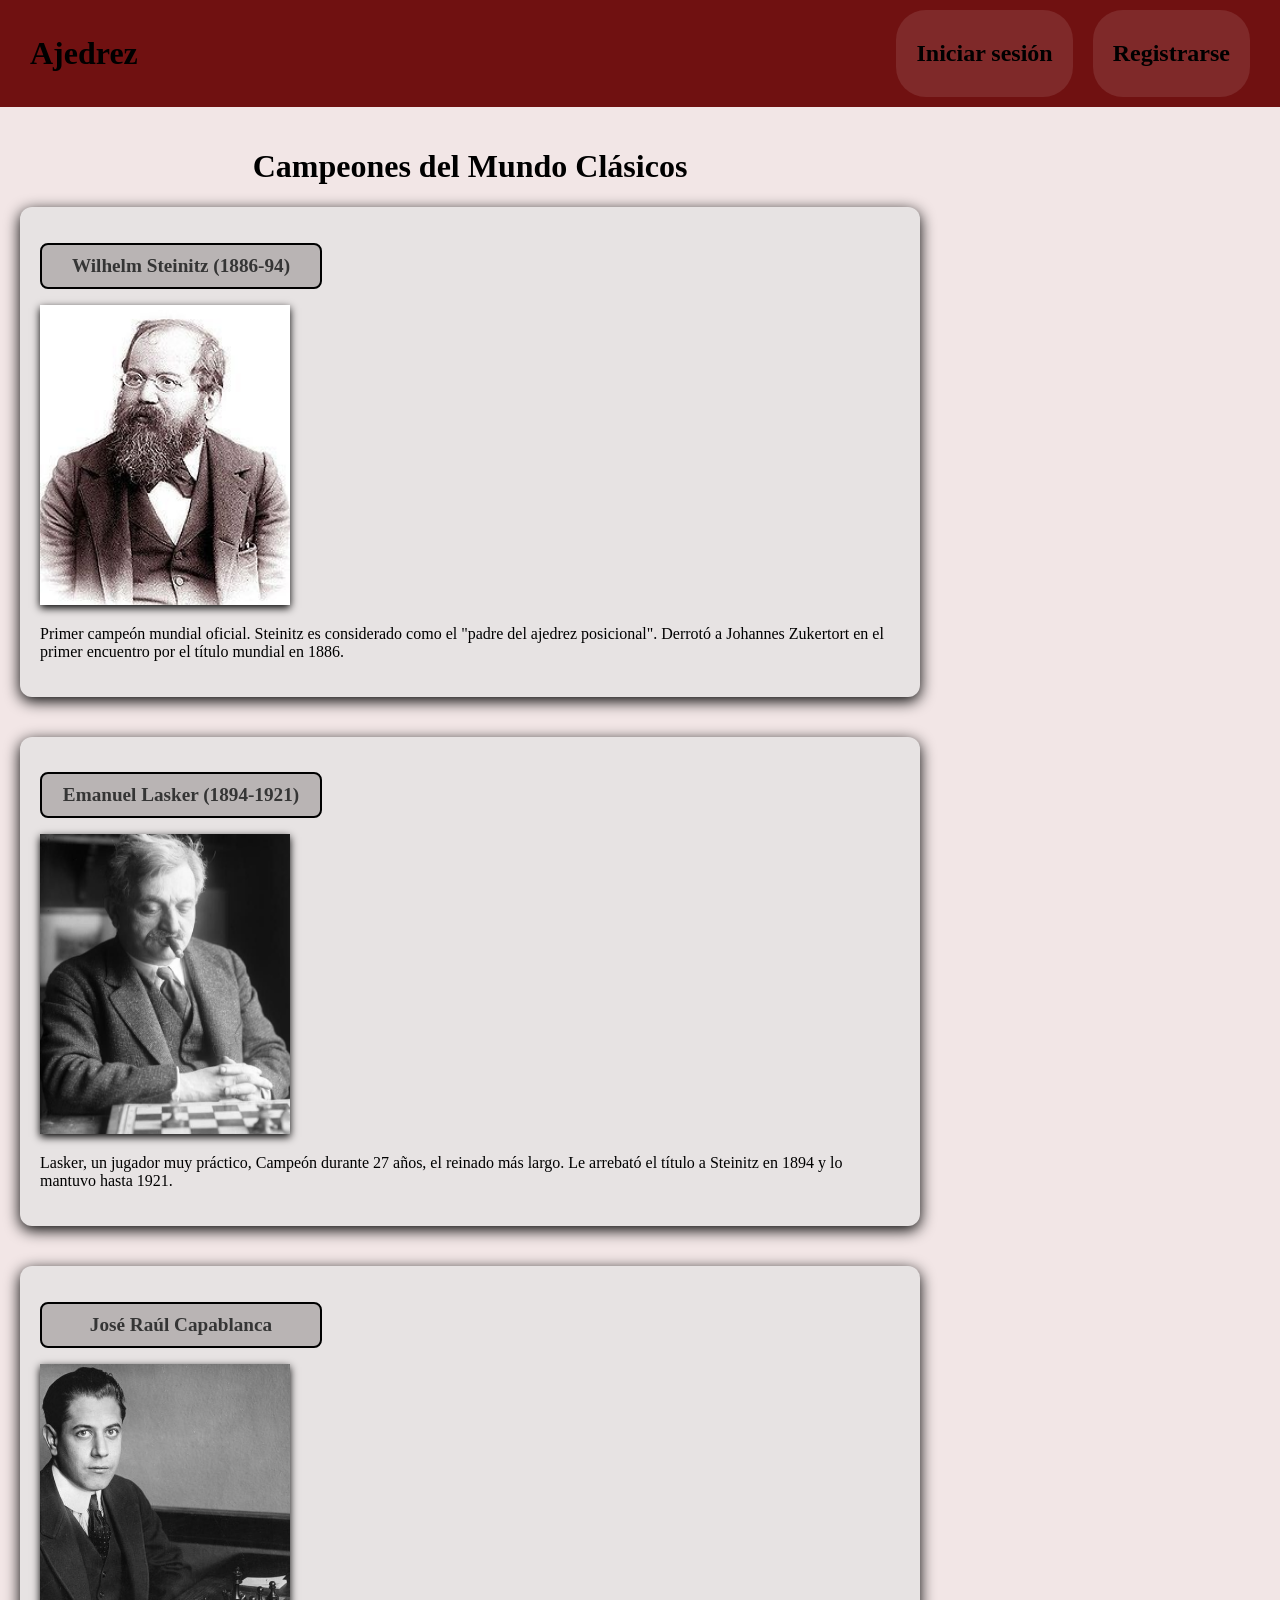
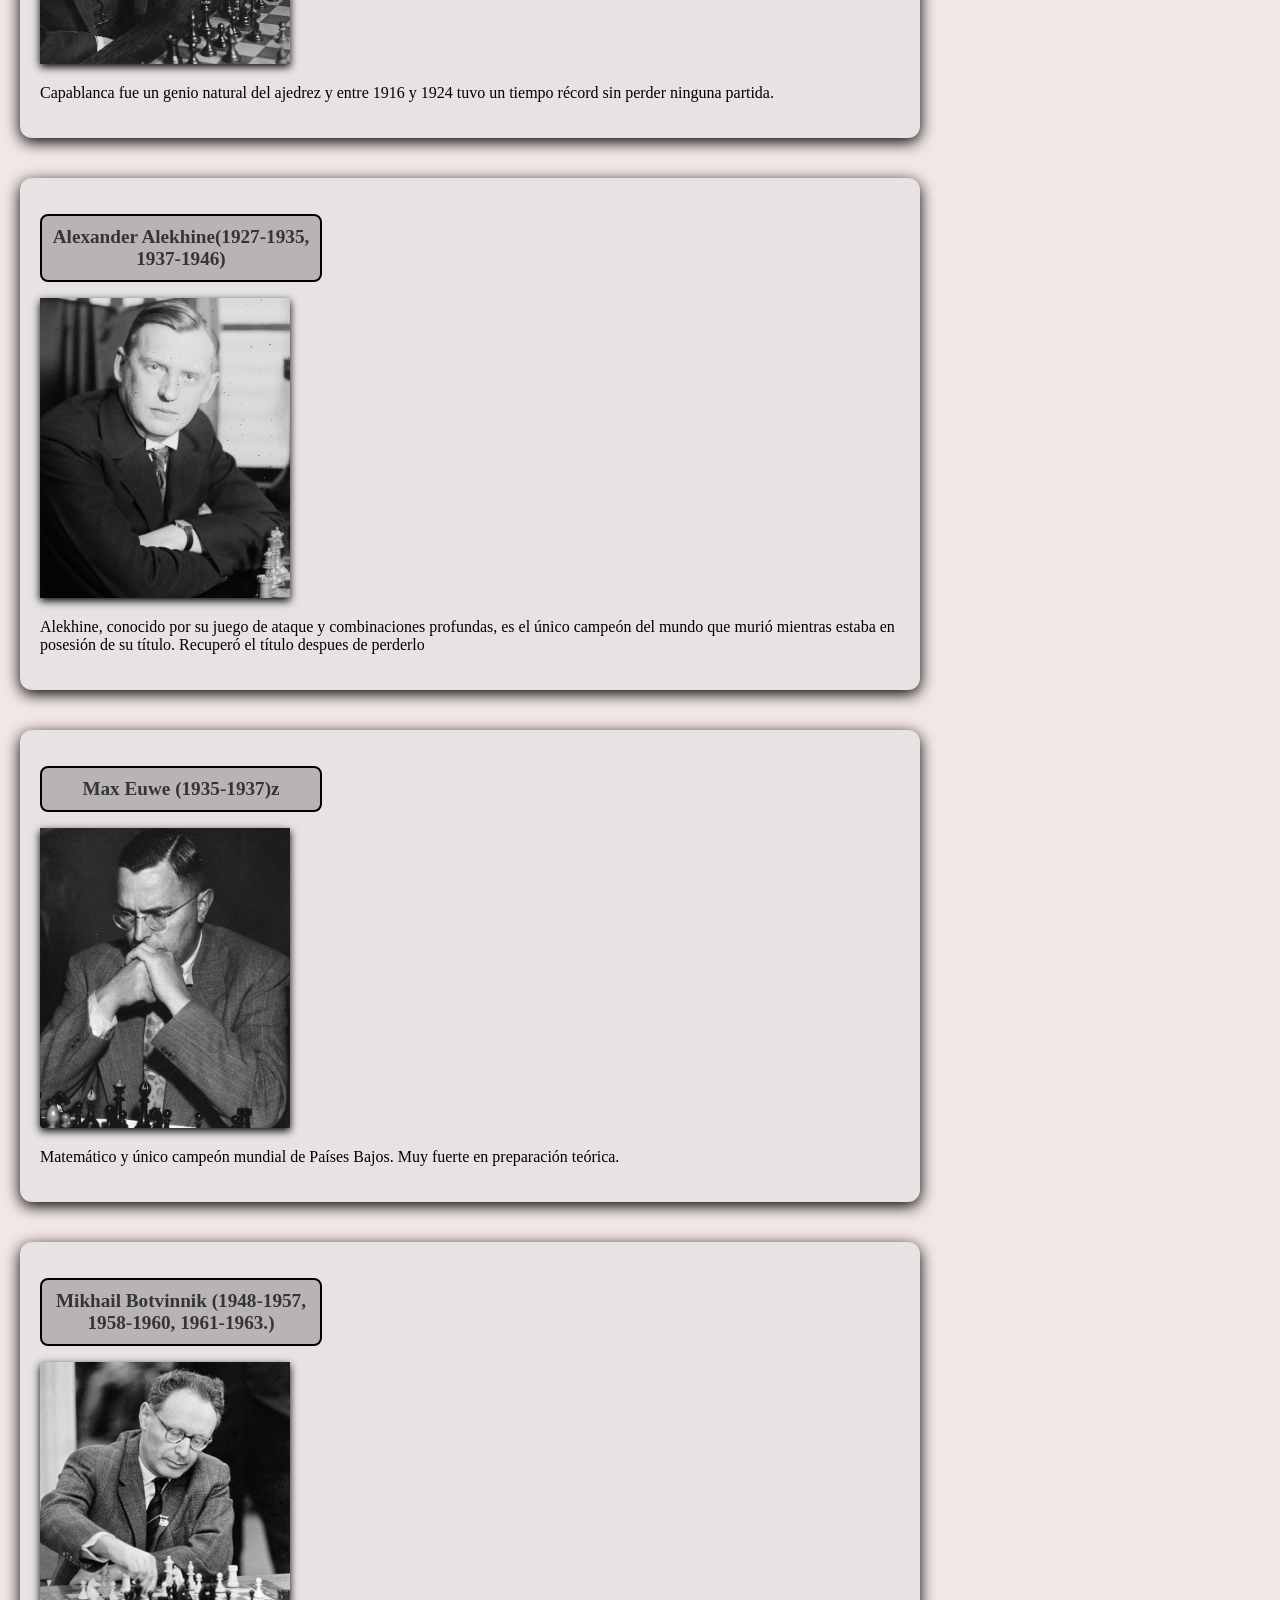
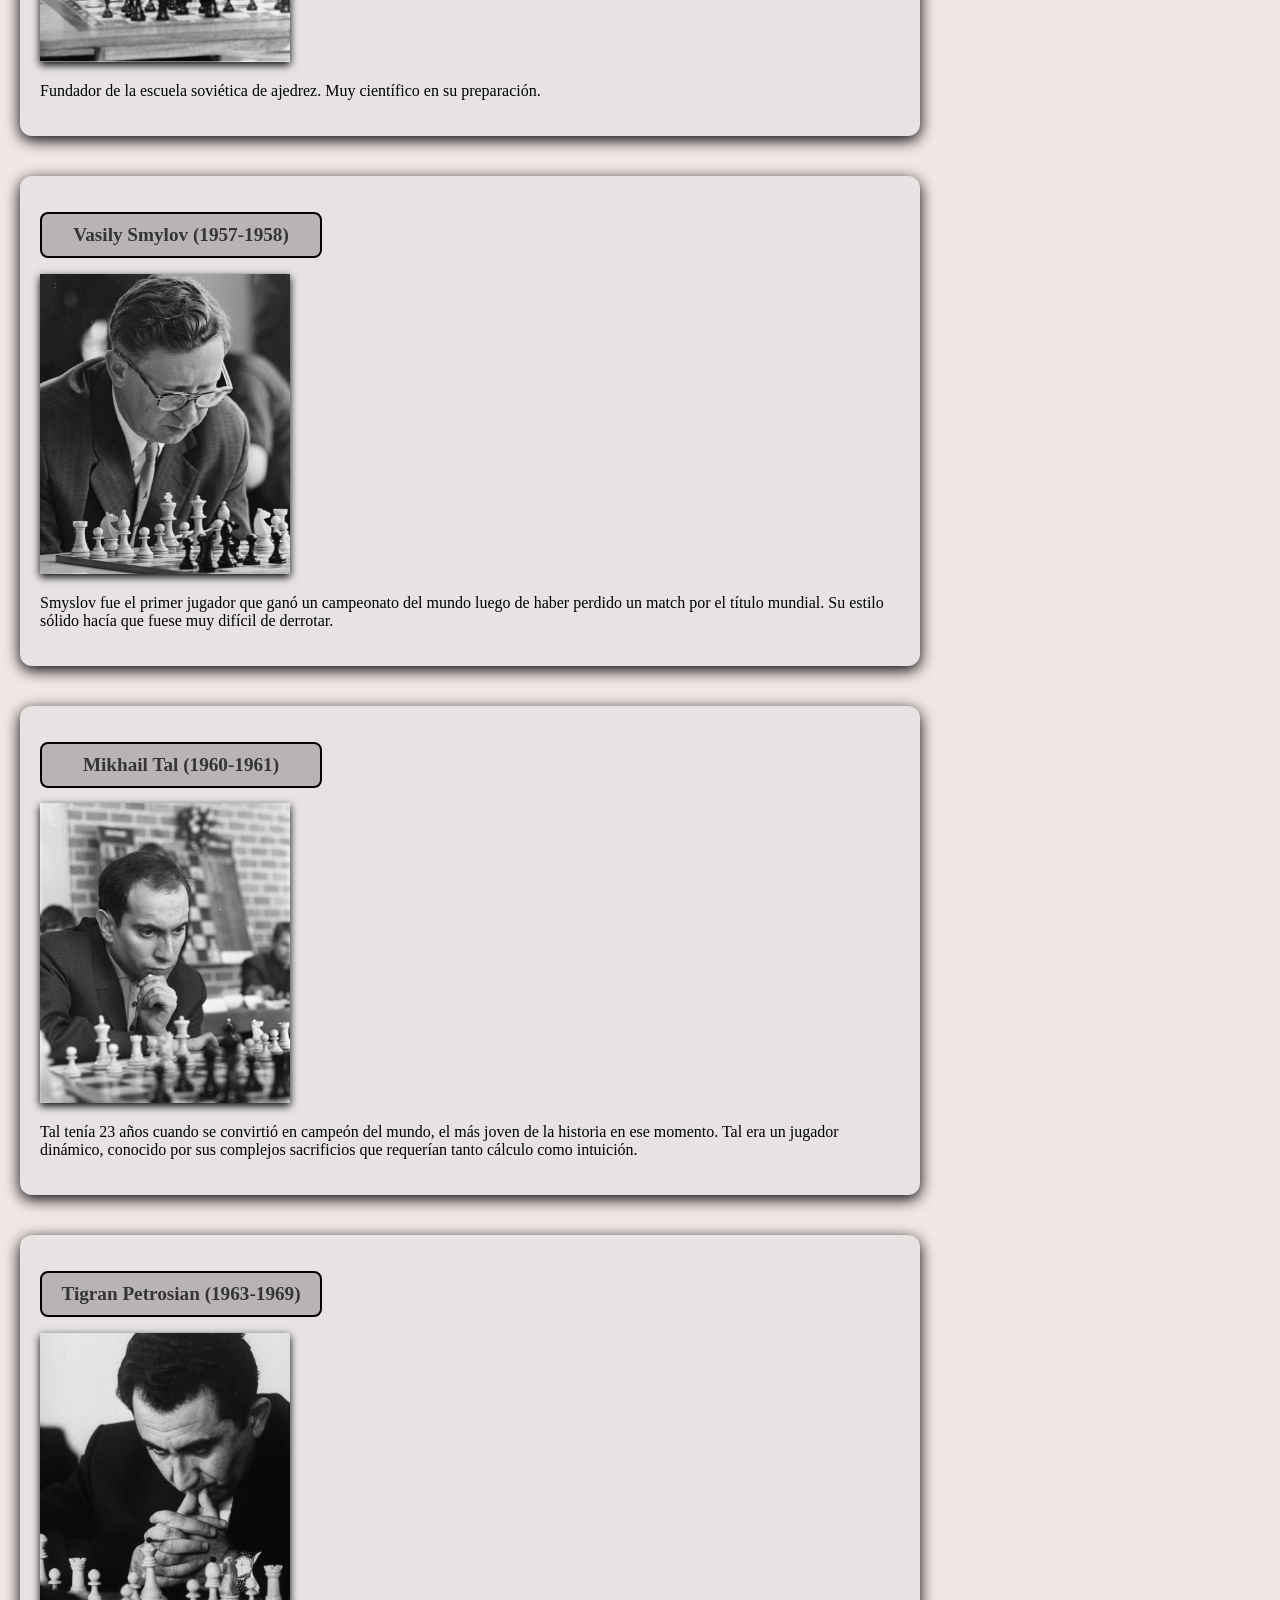
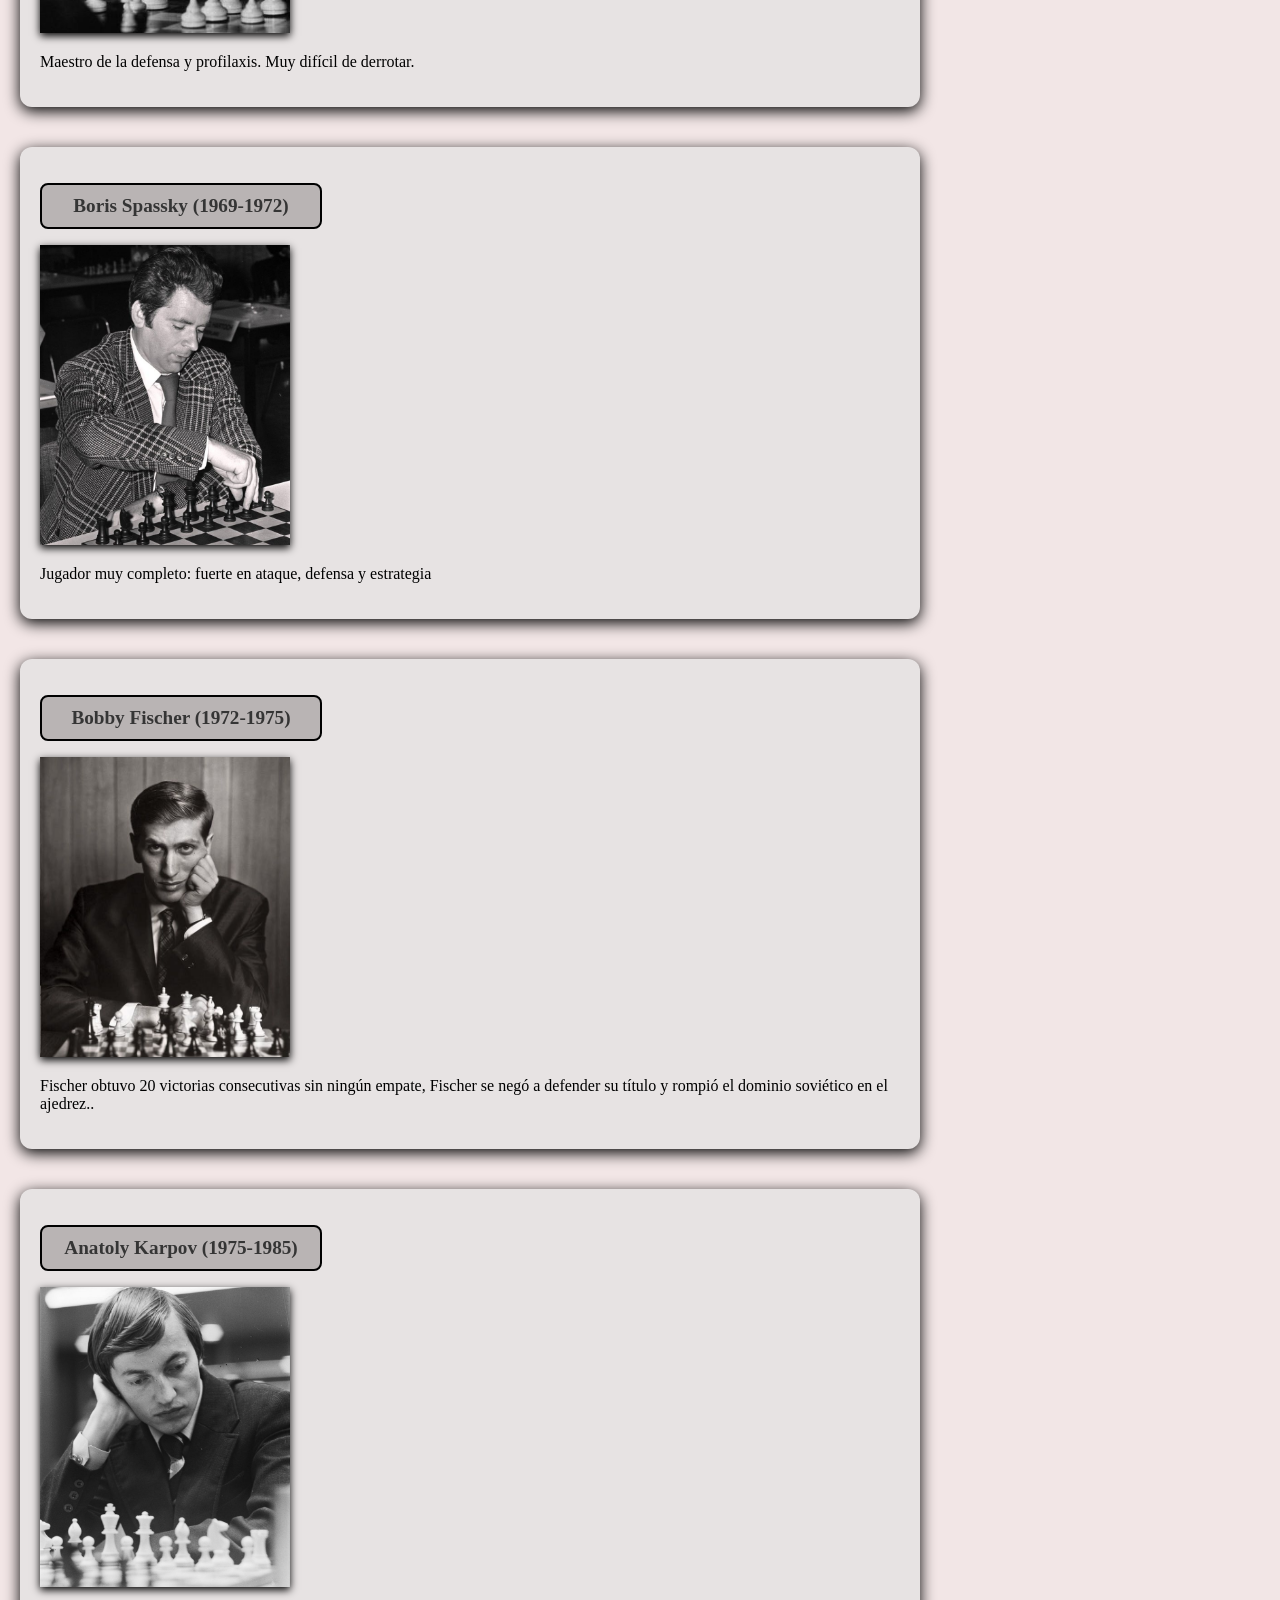
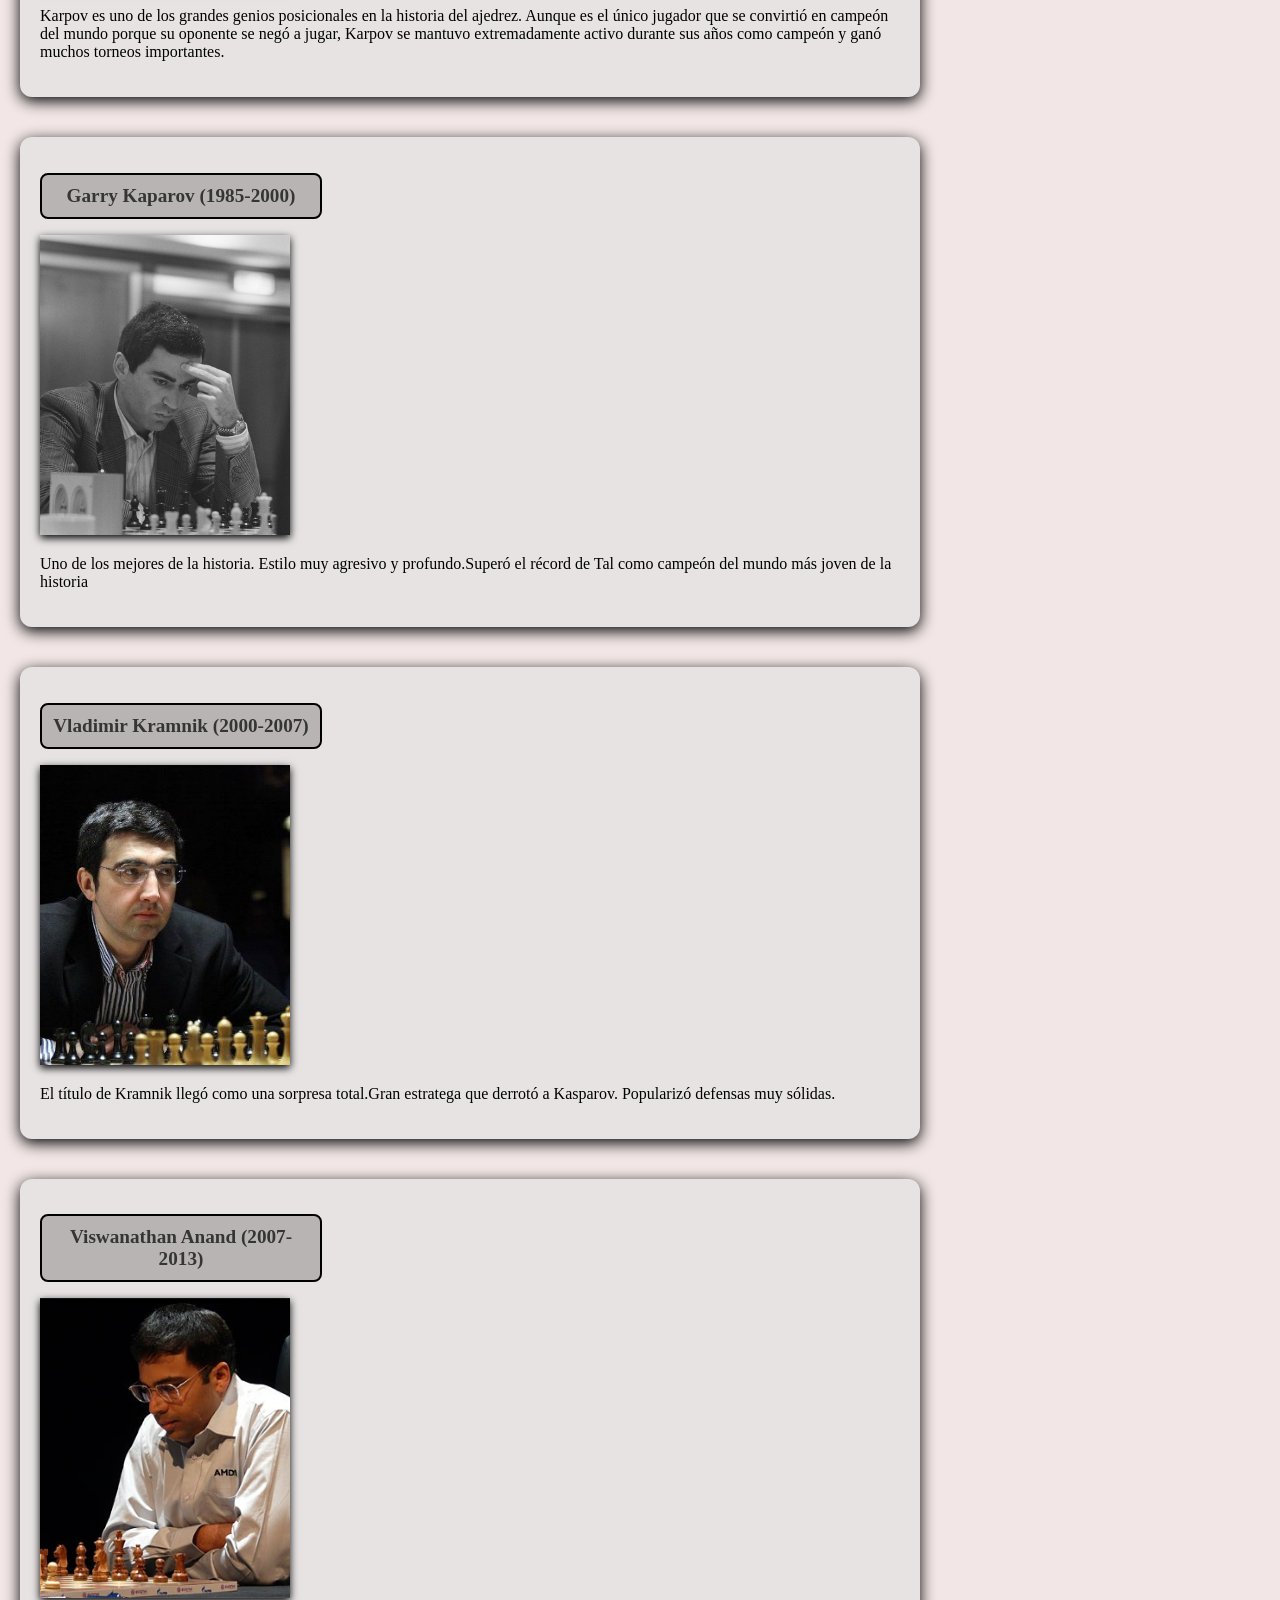
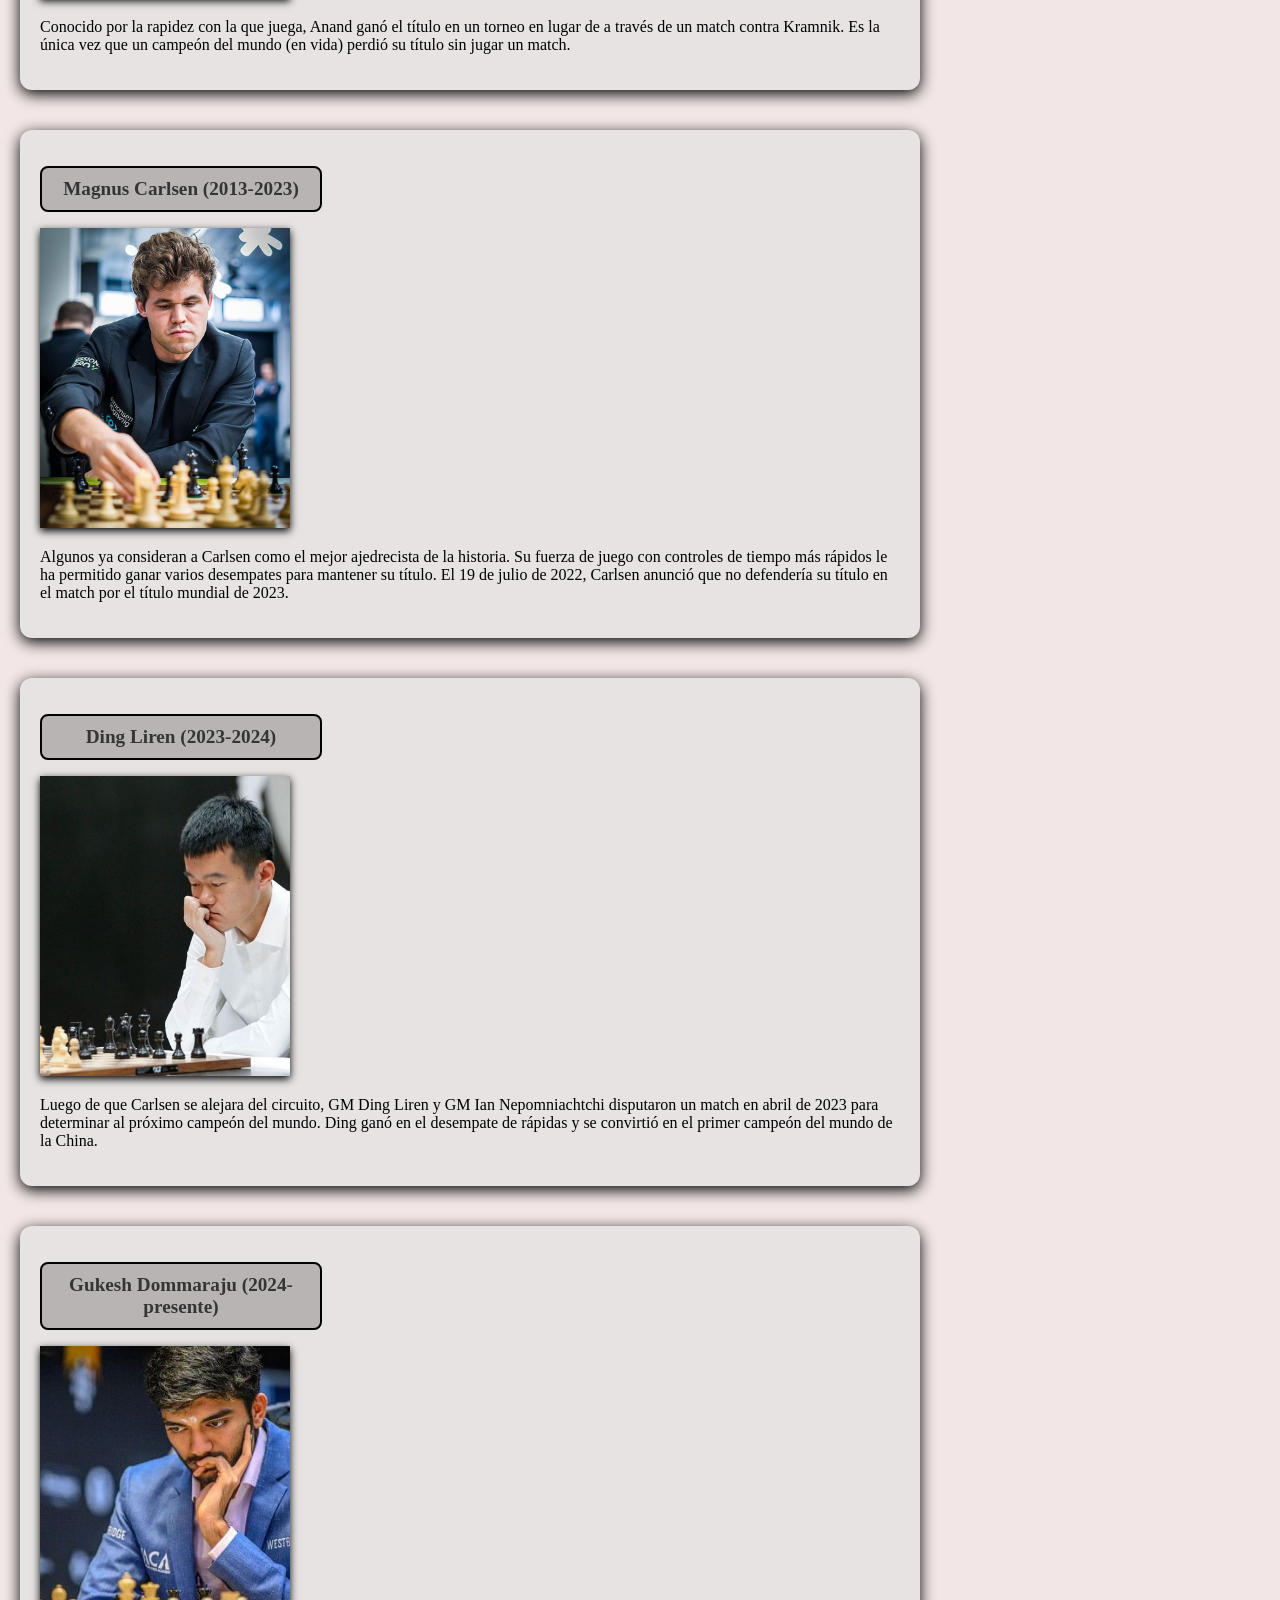
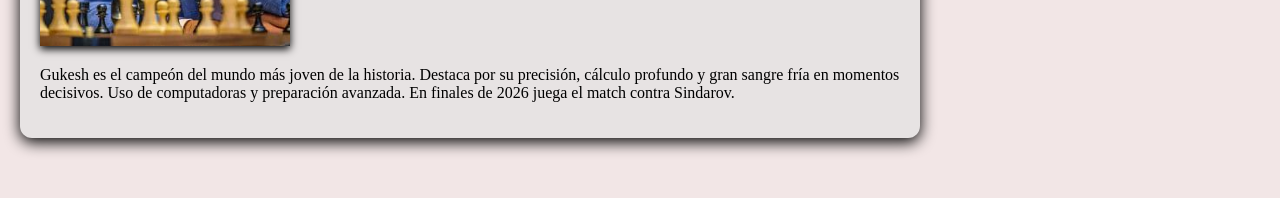
<file: index.html>
<!DOCTYPE html>
<html lang="en">
<head>
    <meta charset="UTF-8">
    <meta name="viewport" content="width= , initial-scale=1.0">
    <title>Document</title>
    <link rel="stylesheet" href="css/style.css">
    <!-- Google tag (gtag.js) -->
<script async src="https://www.googletagmanager.com/gtag/js?id=G-QDWHKVQZXZ"></script>
<script>
  window.dataLayer = window.dataLayer || [];
  function gtag(){dataLayer.push(arguments);}
  gtag('js', new Date());

  gtag('config', 'G-QDWHKVQZXZ');
</script>
</head>
<body>
  <header>
    <h1 class="logo">Ajedrez</h1>
    <nav>
        <a href="iniciar sesion.html"><h2>Iniciar sesión</h2></a>
        <a href="registrarse.html"><h2>Registrarse</h2></a>
    </nav>
  </header>
</body>
</html>
<main>
    
    <h1>Campeones del Mundo Clásicos</h1>

    

    <div class="card">
        <h2 class="title">Wilhelm Steinitz (1886-94)</h2>
        <img src="img/Pinterest.jpg" alt="Steinitz">
        <p>
            Primer campeón mundial oficial. Steinitz es considerado como el "padre del ajedrez posicional".
            Derrotó a Johannes Zukertort en el primer encuentro por el título mundial en 1886.
        </p>
    </div>

    
    <div class="card">
        <h2 class="title">Emanuel Lasker (1894-1921)</h2>
        <img src="img/Lasker.jpg" alt="Steinitz">
        <p>
            Lasker, un jugador muy práctico, Campeón durante 27 años, el reinado más largo. Le arrebató el título a Steinitz en 1894 y lo mantuvo hasta 1921.
    </div>

    
    <div class="card">
        <h2 class="title">José Raúl Capablanca</h2>
        <img src="img/Capablanca.jpg" alt="Steinitz">
        <p>
            Capablanca fue un genio natural del ajedrez y entre 1916 y 1924 tuvo un tiempo récord sin perder ninguna partida.
        </p>
    </div>

    
    <div class="card">
        <h2 class="title">Alexander Alekhine(1927-1935, 1937-1946)</h2>
        <img src="img/Alekhine.jpg" alt="Steinitz">
        <p>
            Alekhine, conocido por su juego de ataque y combinaciones profundas, es el único campeón del mundo que murió mientras estaba en posesión de su título. Recuperó el título despues de perderlo
        </p>
    </div>

    
    <div class="card">
        <h2 class="title">Max Euwe (1935-1937)z</h2>
        <img src="img/Euwe.jpg" alt="Steinitz">
        <p>
            Matemático y único campeón mundial de Países Bajos. Muy fuerte en preparación teórica.
        </p>
    </div>

    
    <div class="card">
        <h2 class="title">Mikhail Botvinnik (1948-1957, 1958-1960, 1961-1963.)</h2>
        <img src="img/Botvinnik.jpg" alt="Steinitz">
        <p>
            Fundador de la escuela soviética de ajedrez. Muy científico en su preparación.
        </p>
    </div>

    
    <div class="card">
        <h2 class="title">Vasily Smylov (1957-1958)</h2>
        <img src="img/Smylov.jpg" alt="Steinitz">
        <p>
            Smyslov fue el primer jugador que ganó un campeonato del mundo luego de haber perdido un match por el título mundial. Su estilo sólido hacía que fuese muy difícil de derrotar.

        </p>
    </div>

    
    <div class="card">
        <h2 class="title">Mikhail Tal (1960-1961)</h2>
        <img src="img/Tal.jpg" alt="Steinitz">
        <p>
            Tal tenía 23 años cuando se convirtió en campeón del mundo, el más joven de la historia en ese momento.  Tal era un jugador dinámico, conocido por sus complejos sacrificios que requerían tanto cálculo como intuición.
        </p>
    </div>

    
    <div class="card">
        <h2 class="title">Tigran Petrosian (1963-1969)</h2>
        <img src="img/Petrosian.jpg" alt="Steinitz">
        <p>
            Maestro de la defensa y profilaxis. Muy difícil de derrotar.
        </p>
    </div>

    
    <div class="card">
        <h2 class="title">Boris Spassky (1969-1972)</h2>
        <img src="img/Spassky.jpg" alt="Steinitz">
        <p>
           Jugador muy completo: fuerte en ataque, defensa y estrategia
        </p>
    </div>

    
    <div class="card">
        <h2 class="title">Bobby Fischer (1972-1975)</h2>
        <img src="img/Fischer.jpg" alt="Steinitz">
        <p>
            Fischer obtuvo 20 victorias consecutivas sin ningún empate, Fischer se negó a defender su título y rompió el dominio soviético en el ajedrez..
        </p>
    </div>

    
    <div class="card">
        <h2 class="title">Anatoly Karpov (1975-1985)</h2>
        <img src="img/Karpov.jpg" alt="Steinitz">
        <p>
            Karpov es uno de los grandes genios posicionales en la historia del ajedrez. 
            Aunque es el único jugador que se convirtió en campeón del mundo porque su oponente se negó a jugar, Karpov se mantuvo extremadamente activo durante sus años como campeón y ganó muchos torneos importantes.
        </p>
    </div>

    
    <div class="card">
        <h2 class="title">Garry Kaparov (1985-2000)</h2>
        <img src="img/Kasparov.jpg" alt="Steinitz">
        <p>
            Uno de los mejores de la historia. Estilo muy agresivo y profundo.Superó el récord de Tal como campeón del mundo más joven de la historia
        </p>
    </div>

    
    <div class="card">
        <h2 class="title">Vladimir Kramnik (2000-2007)</h2>
        <img src="img/Kramnik.jpg" alt="Steinitz">
        <p>
           El título de Kramnik llegó como una sorpresa total.Gran estratega que derrotó a Kasparov. 
           Popularizó defensas muy sólidas.
        </p>
    </div>

    
    <div class="card">
        <h2 class="title">Viswanathan Anand (2007-2013)</h2>
        <img src="img/Anand.jpg" alt="Steinitz">
        <p>
            Conocido por la rapidez con la que juega, Anand ganó el título en un torneo en lugar de a través de un match contra Kramnik.
            Es la única vez que un campeón del mundo (en vida) perdió su título sin jugar un match.
        </p>
    </div>

    
    <div class="card">
        <h2 class="title">Magnus Carlsen (2013-2023)</h2>
        <img src="img/Magnus.jpg" alt="Steinitz">
        <p>
            Algunos ya consideran a Carlsen como el mejor ajedrecista de la historia.
            Su fuerza de juego con controles de tiempo más rápidos le ha permitido ganar varios desempates para mantener su título.
            El 19 de julio de 2022, Carlsen anunció que no defendería su título en el match por el título mundial de 2023.
        </p>
    </div>
    
    
    <div class="card">
        <h2 class="title">Ding Liren (2023-2024)</h2>
        <img src="img/Ding.jpg" alt="Steinitz">
        <p>
            Luego de que Carlsen se alejara del circuito, GM Ding Liren y GM Ian Nepomniachtchi disputaron un match en abril de 2023 para determinar al próximo campeón del mundo. 
            Ding ganó en el desempate de rápidas y se convirtió en el primer campeón del mundo de la China.
        </p>
    </div>

    
    <div class="card">
        <h2 class="title">Gukesh Dommaraju (2024-presente)</h2>
        <img src="img/Gukesh.jpg" alt="Steinitz">
        <p>
           Gukesh es el campeón del mundo más joven de la historia.
           Destaca por su precisión, cálculo profundo y gran sangre fría en momentos decisivos.
           Uso de computadoras y preparación avanzada. 
           En finales de 2026 juega el match contra Sindarov.
        </p>
    </div> 
    
</main>

</body>
</html>
</file>
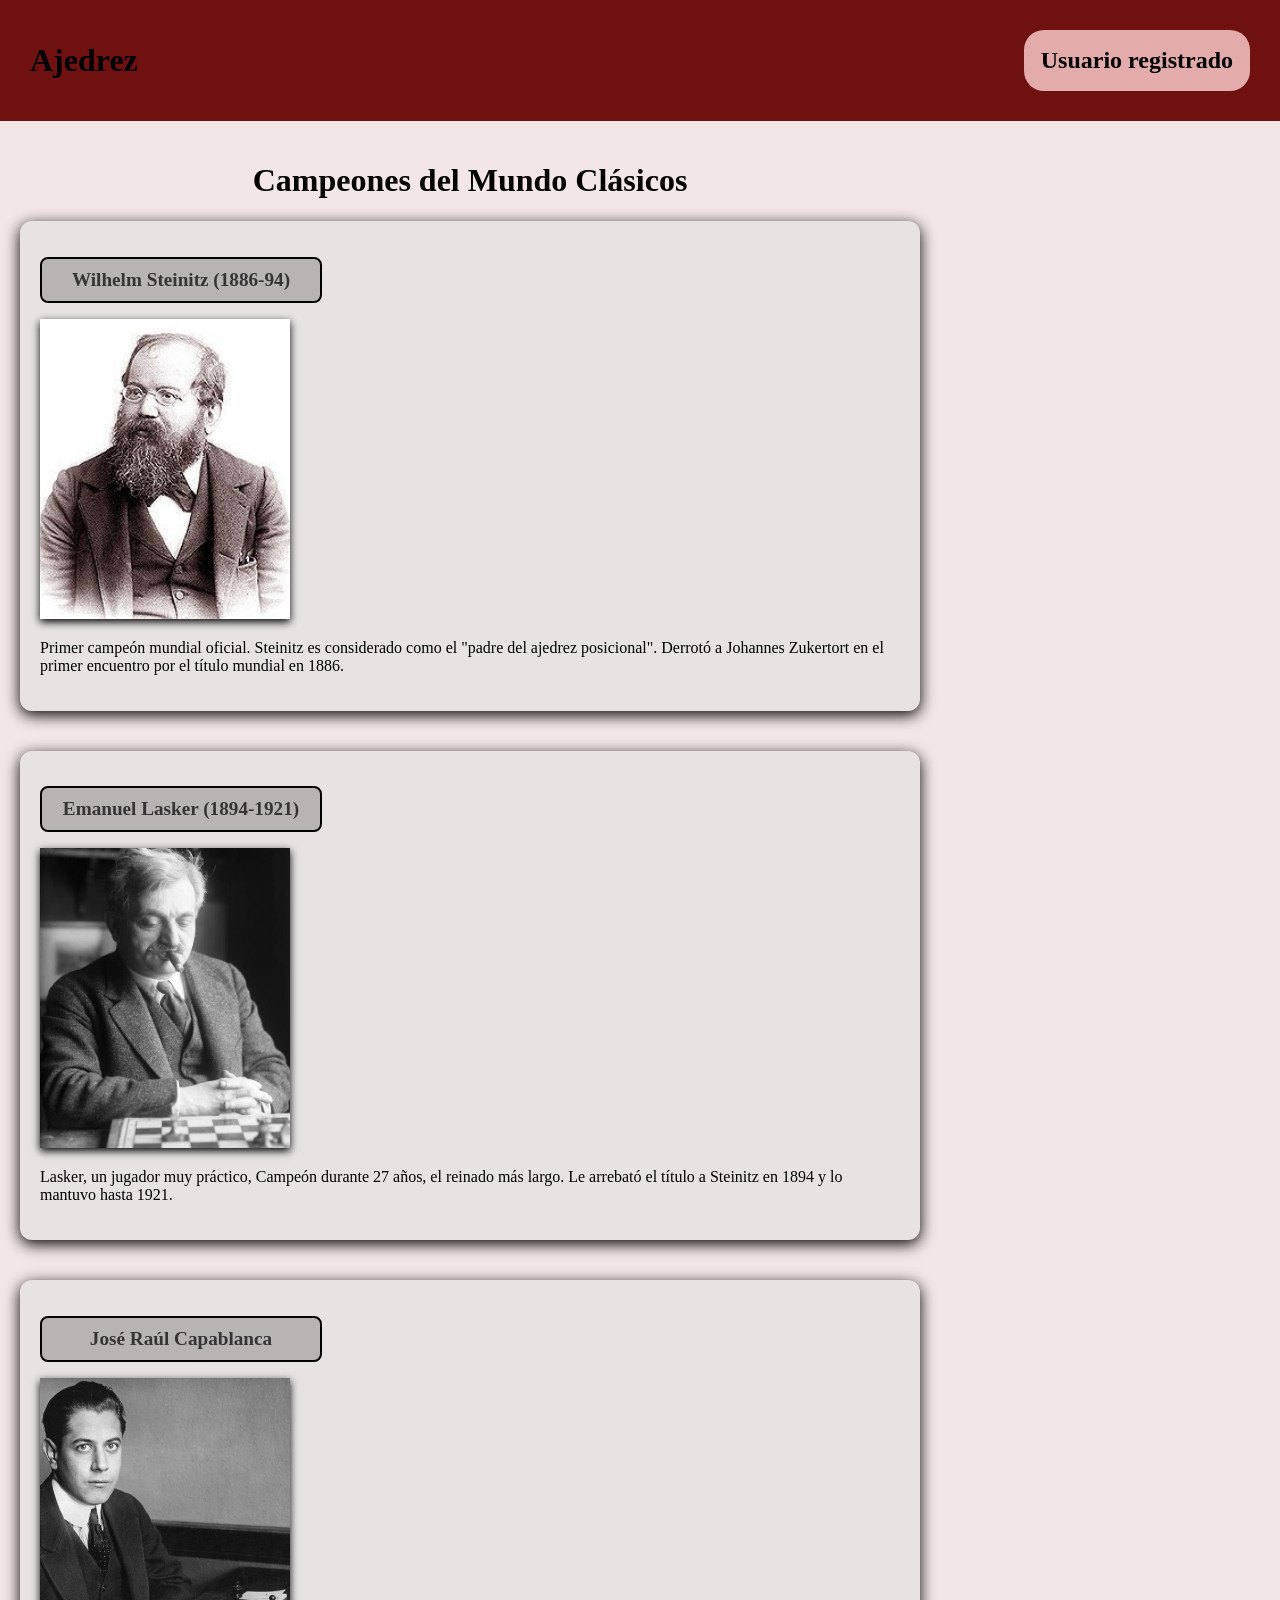
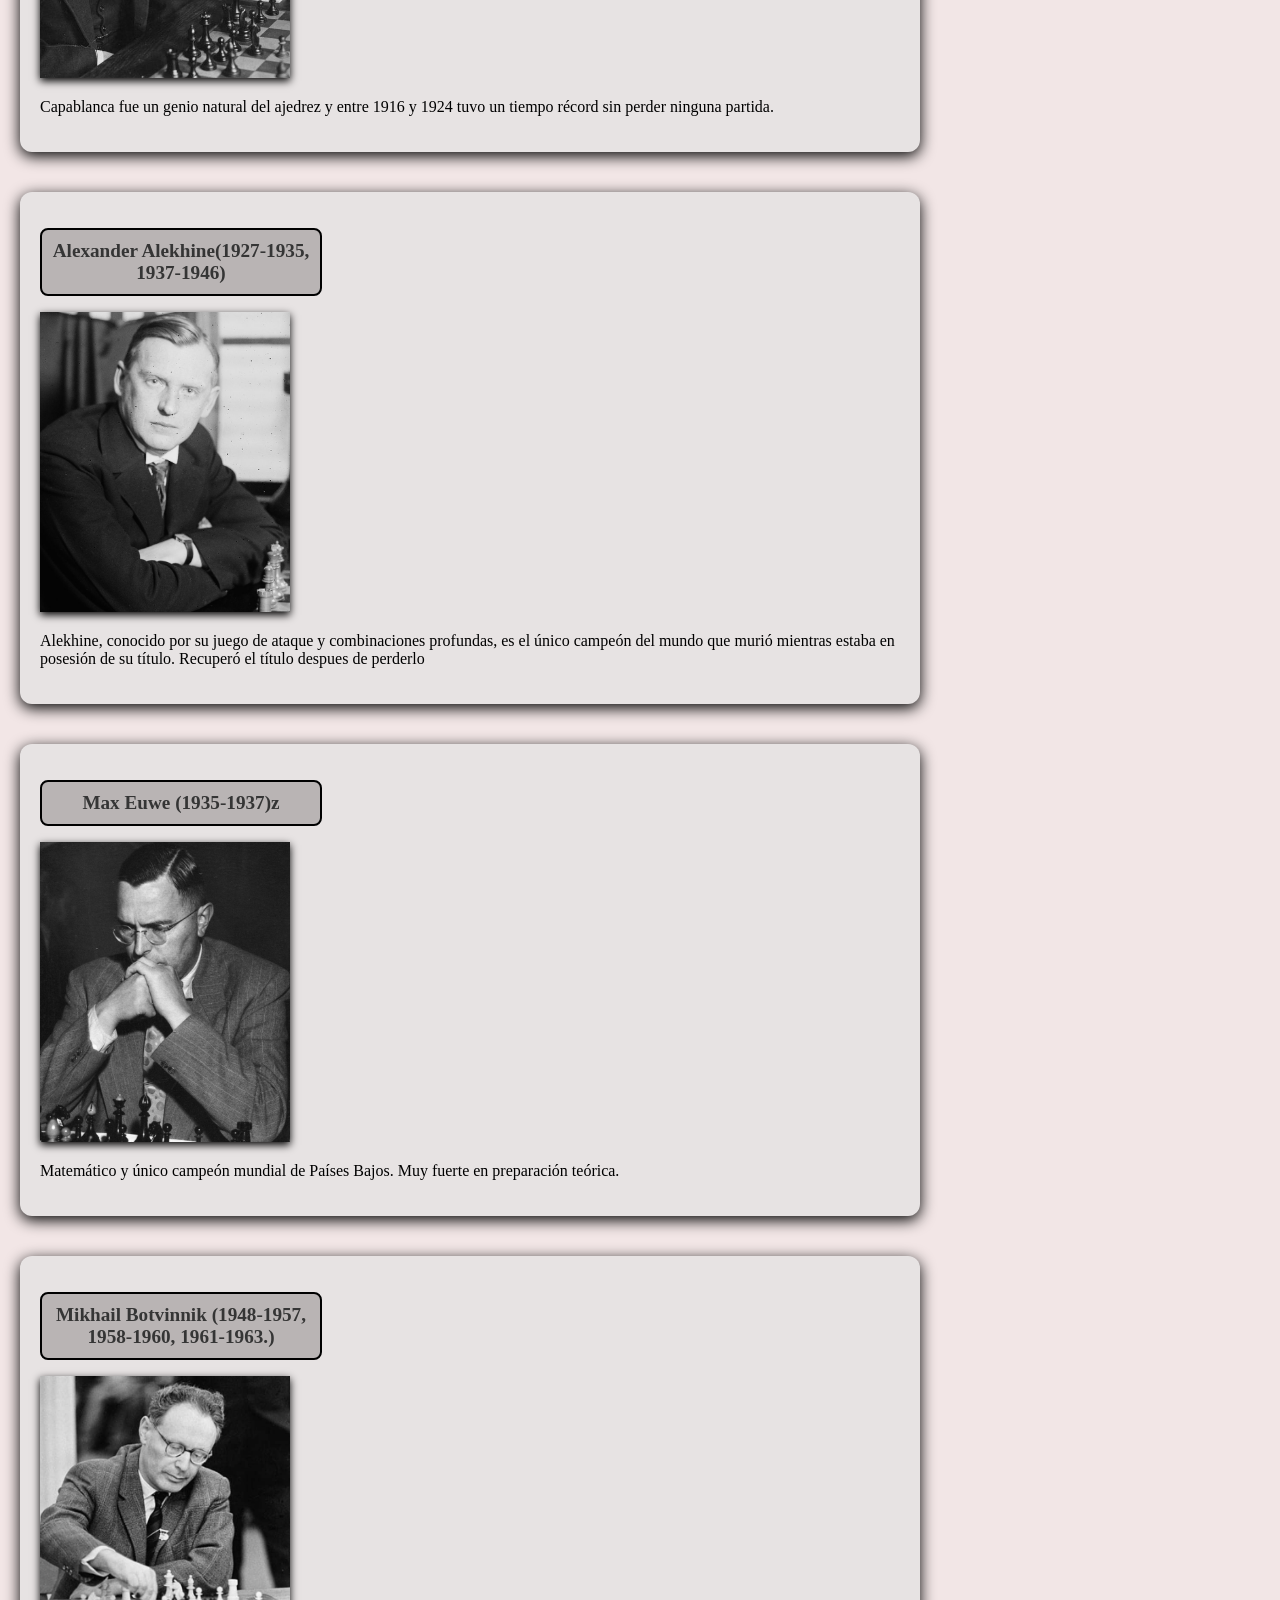
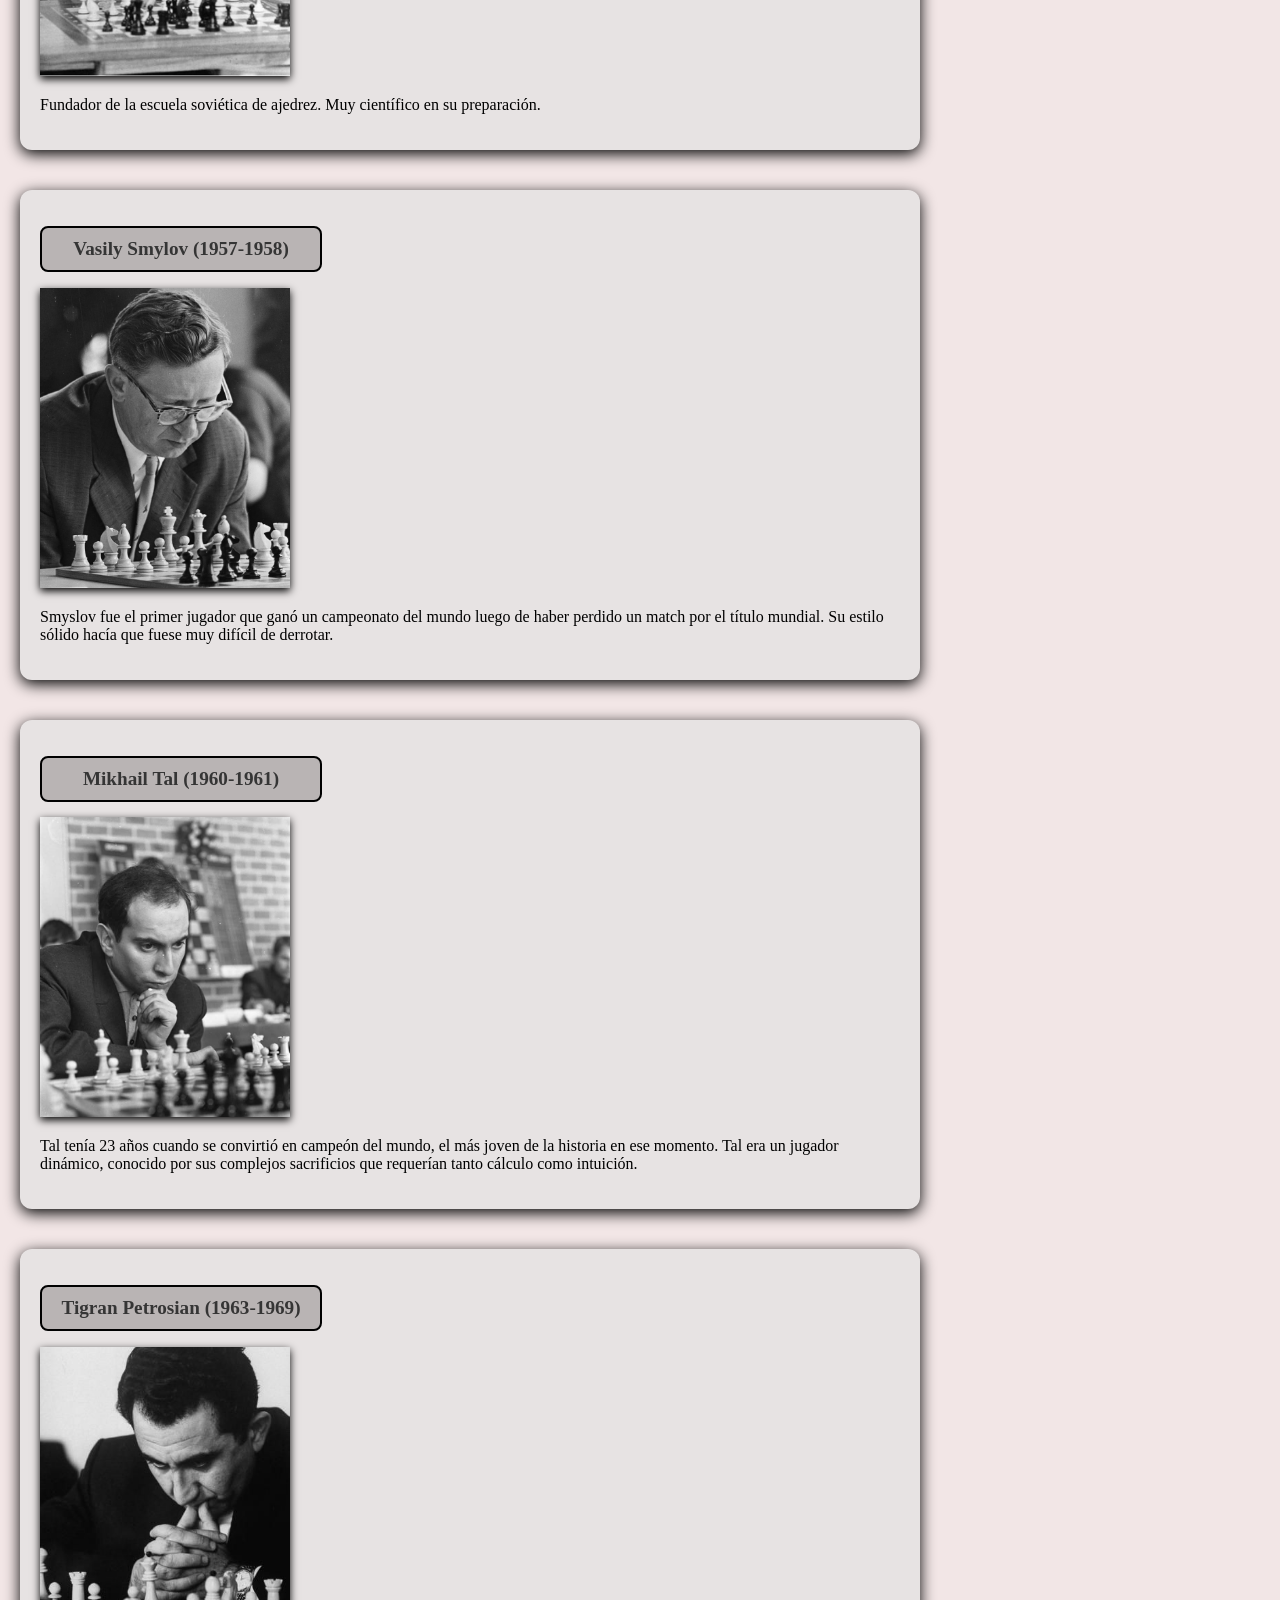
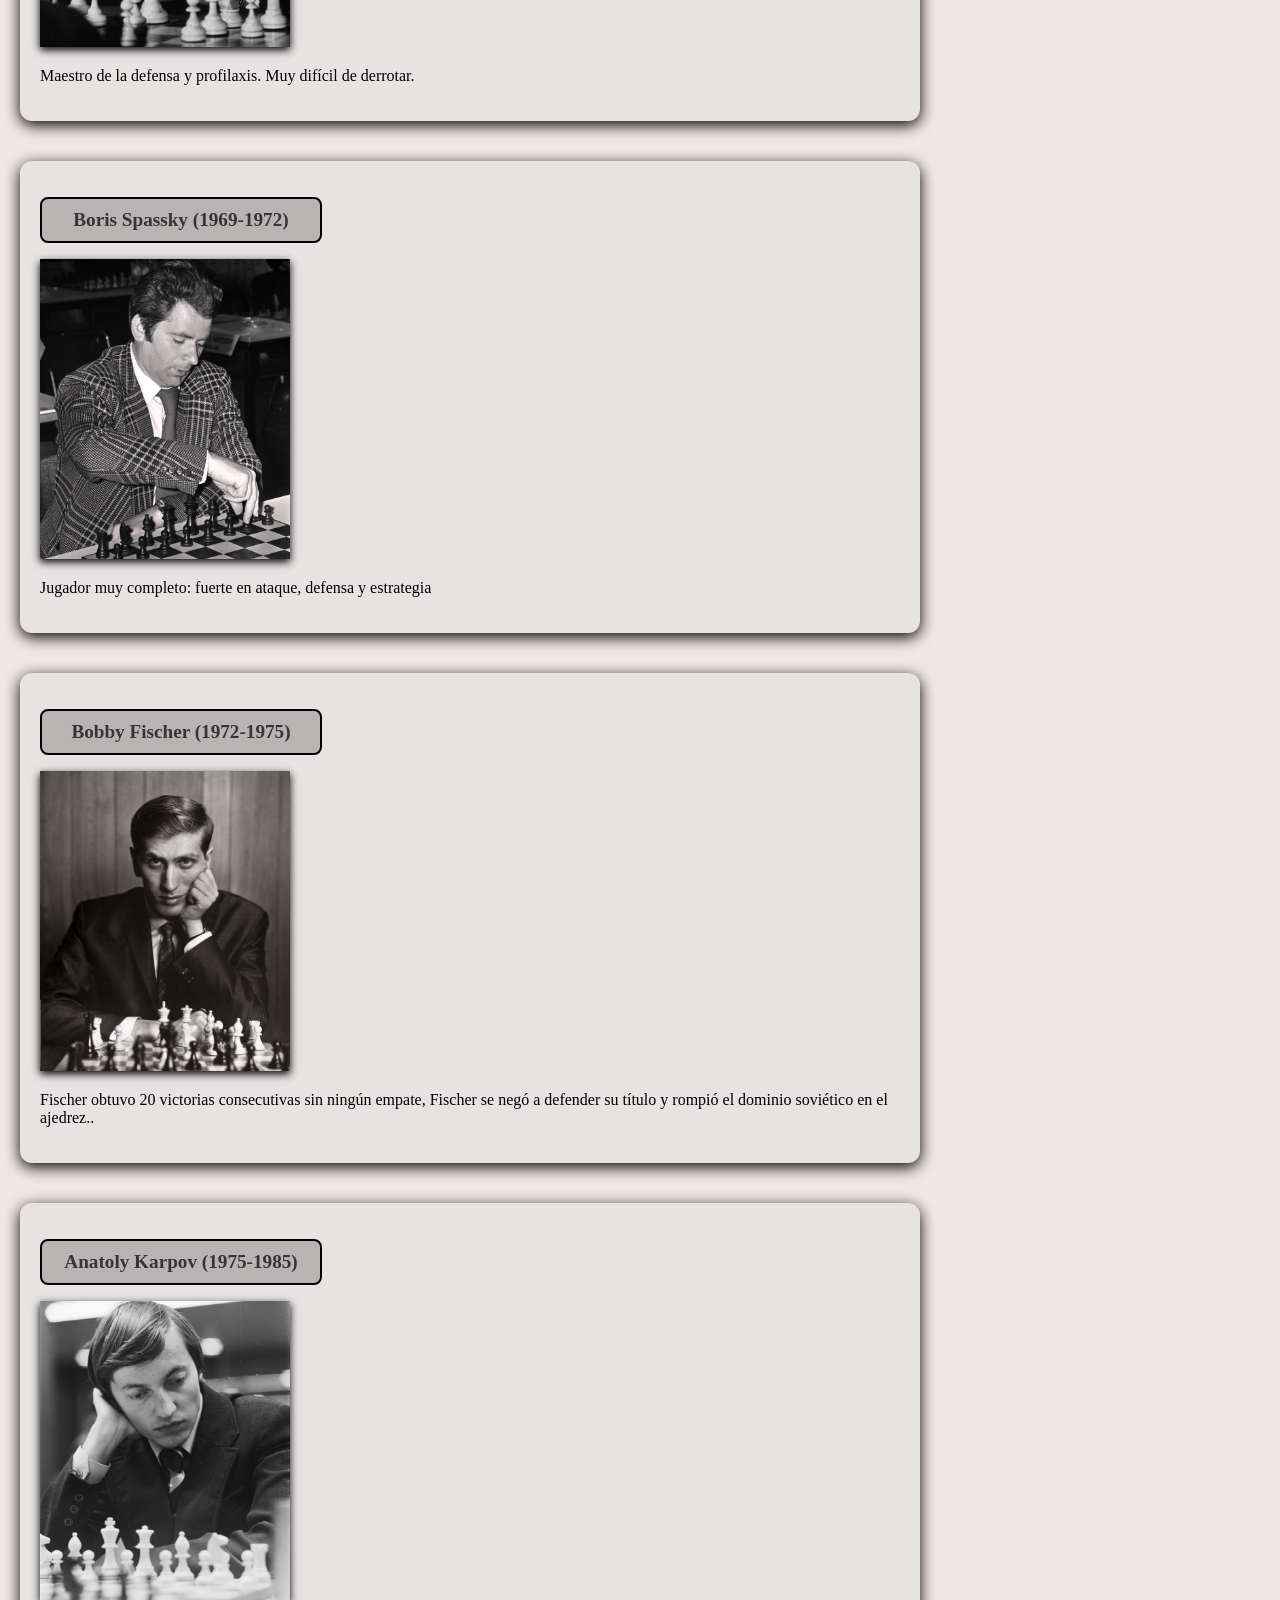
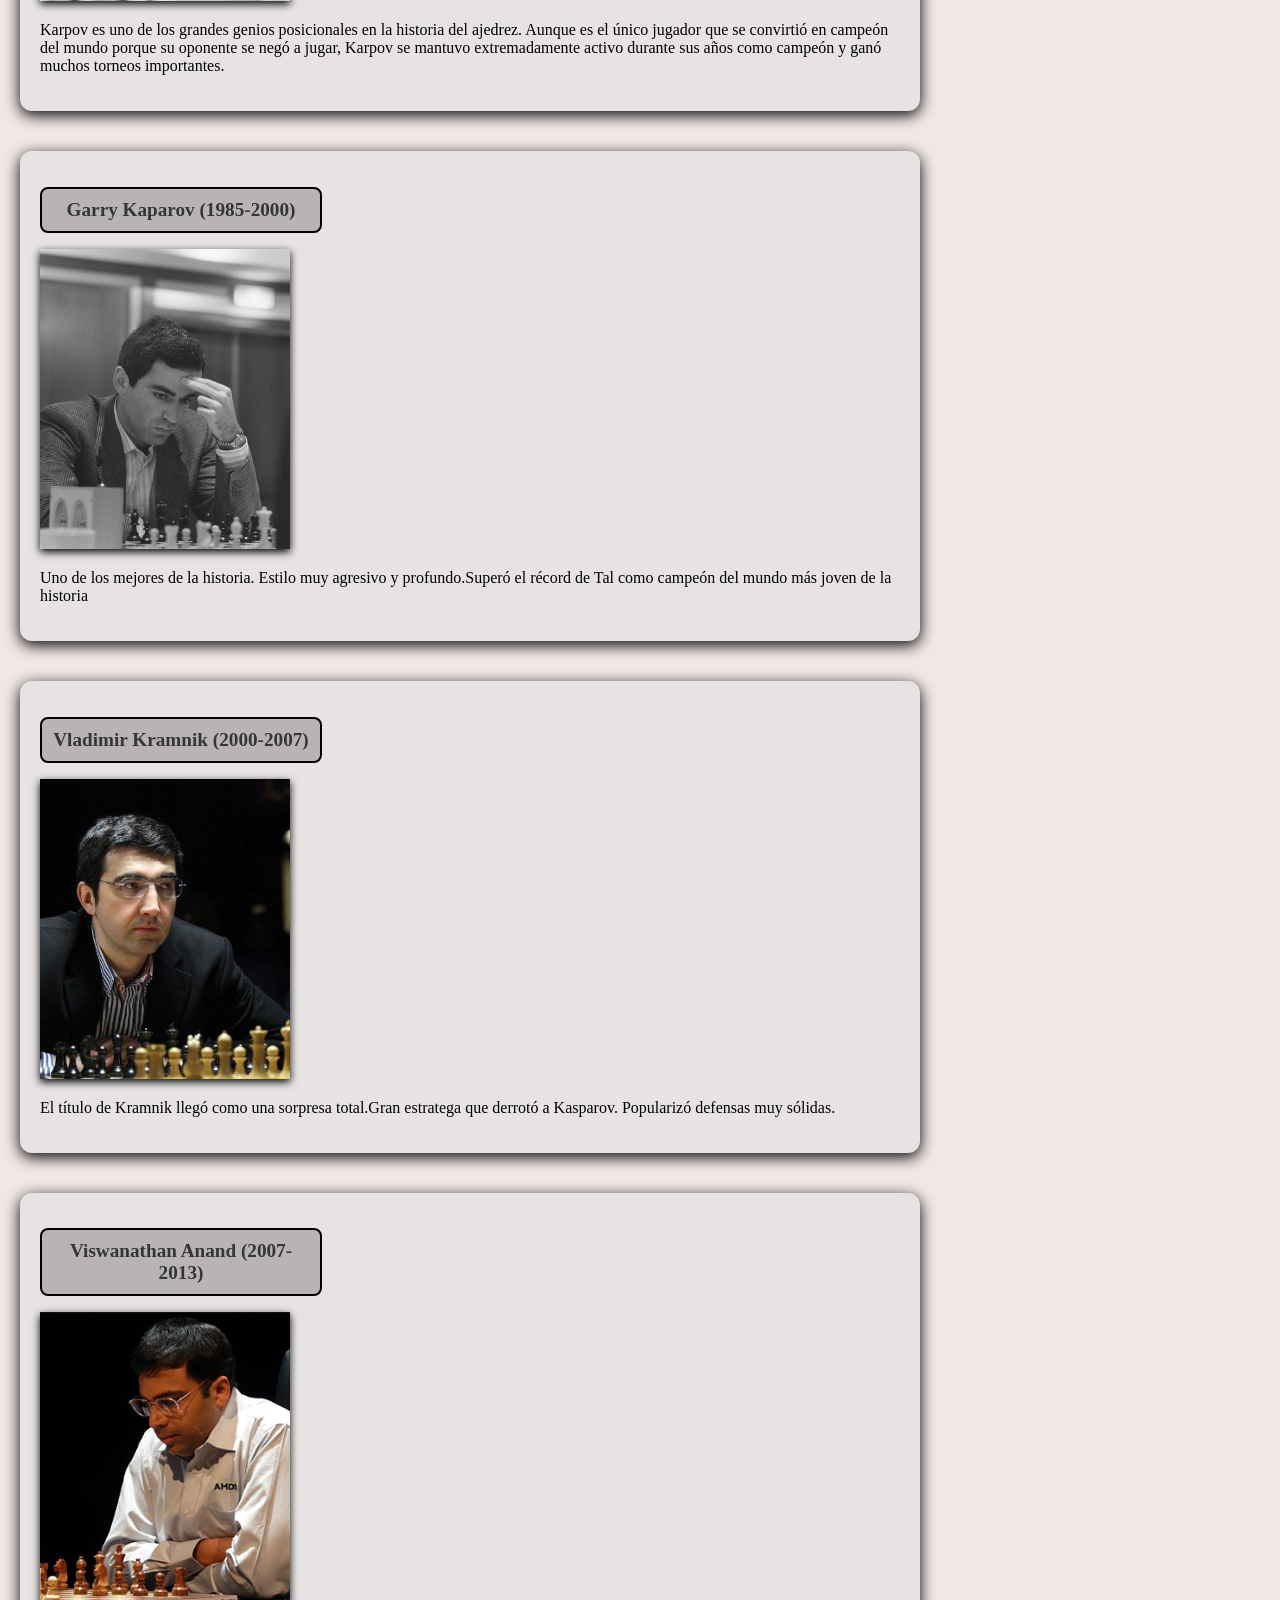
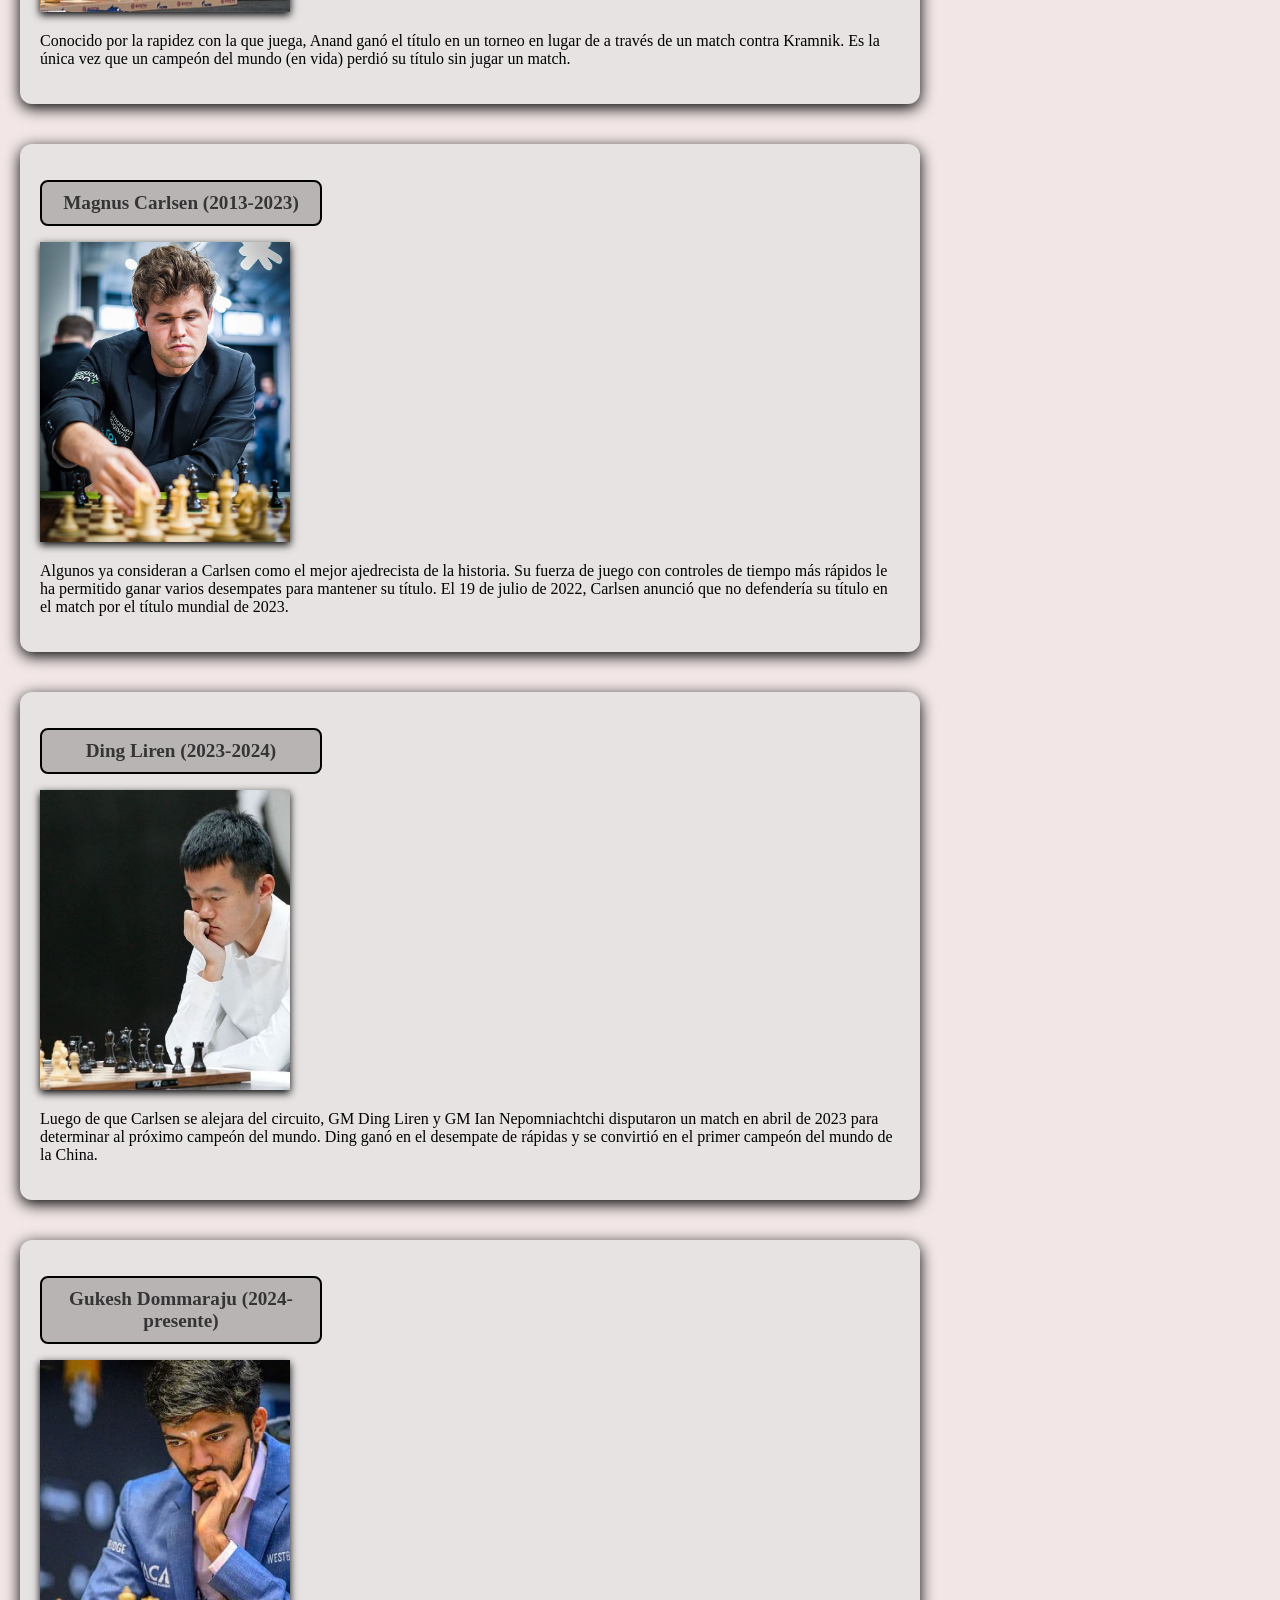
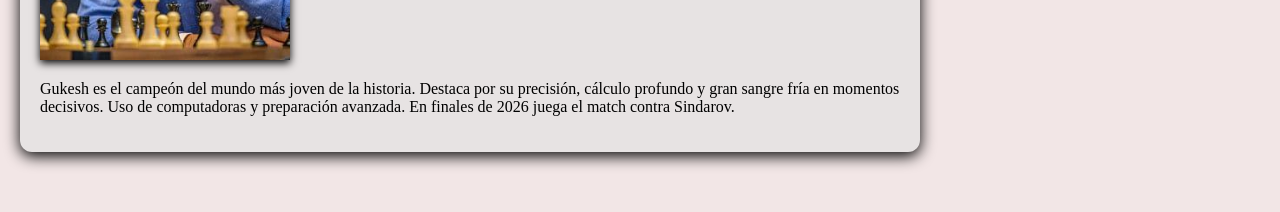
<file: index2.html>
<!DOCTYPE html>
<html lang="en">
<head>
    <meta charset="UTF-8">
    <meta name="viewport" content="width= , initial-scale=1.0">
    <title>Document</title>
    <link rel="stylesheet" href="css/style.css">
    <!-- Google tag (gtag.js) -->
<script async src="https://www.googletagmanager.com/gtag/js?id=G-QDWHKVQZXZ"></script>
<script>
  window.dataLayer = window.dataLayer || [];
  function gtag(){dataLayer.push(arguments);}
  gtag('js', new Date());

  gtag('config', 'G-QDWHKVQZXZ');
</script>
</head>
<body>
  <header>
    <h1 class="logo">Ajedrez</h1>
    <nav>
    <h2 class="registro">Usuario registrado</h2>
</nav>
        
    </nav>
  </header>
</body>
</html>
<main>
    
    <h1>Campeones del Mundo Clásicos</h1>

    

    <div class="card">
        <h2 class="title">Wilhelm Steinitz (1886-94)</h2>
        <img src="img/Pinterest.jpg" alt="Steinitz">
        <p>
            Primer campeón mundial oficial. Steinitz es considerado como el "padre del ajedrez posicional".
            Derrotó a Johannes Zukertort en el primer encuentro por el título mundial en 1886.
        </p>
    </div>

    
    <div class="card">
        <h2 class="title">Emanuel Lasker (1894-1921)</h2>
        <img src="img/Lasker.jpg" alt="Steinitz">
        <p>
            Lasker, un jugador muy práctico, Campeón durante 27 años, el reinado más largo. Le arrebató el título a Steinitz en 1894 y lo mantuvo hasta 1921.
    </div>

    
    <div class="card">
        <h2 class="title">José Raúl Capablanca</h2>
        <img src="img/Capablanca.jpg" alt="Steinitz">
        <p>
            Capablanca fue un genio natural del ajedrez y entre 1916 y 1924 tuvo un tiempo récord sin perder ninguna partida.
        </p>
    </div>

    
    <div class="card">
        <h2 class="title">Alexander Alekhine(1927-1935, 1937-1946)</h2>
        <img src="img/Alekhine.jpg" alt="Steinitz">
        <p>
            Alekhine, conocido por su juego de ataque y combinaciones profundas, es el único campeón del mundo que murió mientras estaba en posesión de su título. Recuperó el título despues de perderlo
        </p>
    </div>

    
    <div class="card">
        <h2 class="title">Max Euwe (1935-1937)z</h2>
        <img src="img/Euwe.jpg" alt="Steinitz">
        <p>
            Matemático y único campeón mundial de Países Bajos. Muy fuerte en preparación teórica.
        </p>
    </div>

    
    <div class="card">
        <h2 class="title">Mikhail Botvinnik (1948-1957, 1958-1960, 1961-1963.)</h2>
        <img src="img/Botvinnik.jpg" alt="Steinitz">
        <p>
            Fundador de la escuela soviética de ajedrez. Muy científico en su preparación.
        </p>
    </div>

    
    <div class="card">
        <h2 class="title">Vasily Smylov (1957-1958)</h2>
        <img src="img/Smylov.jpg" alt="Steinitz">
        <p>
            Smyslov fue el primer jugador que ganó un campeonato del mundo luego de haber perdido un match por el título mundial. Su estilo sólido hacía que fuese muy difícil de derrotar.

        </p>
    </div>

    
    <div class="card">
        <h2 class="title">Mikhail Tal (1960-1961)</h2>
        <img src="img/Tal.jpg" alt="Steinitz">
        <p>
            Tal tenía 23 años cuando se convirtió en campeón del mundo, el más joven de la historia en ese momento.  Tal era un jugador dinámico, conocido por sus complejos sacrificios que requerían tanto cálculo como intuición.
        </p>
    </div>

    
    <div class="card">
        <h2 class="title">Tigran Petrosian (1963-1969)</h2>
        <img src="img/Petrosian.jpg" alt="Steinitz">
        <p>
            Maestro de la defensa y profilaxis. Muy difícil de derrotar.
        </p>
    </div>

    
    <div class="card">
        <h2 class="title">Boris Spassky (1969-1972)</h2>
        <img src="img/Spassky.jpg" alt="Steinitz">
        <p>
           Jugador muy completo: fuerte en ataque, defensa y estrategia
        </p>
    </div>

    
    <div class="card">
        <h2 class="title">Bobby Fischer (1972-1975)</h2>
        <img src="img/Fischer.jpg" alt="Steinitz">
        <p>
            Fischer obtuvo 20 victorias consecutivas sin ningún empate, Fischer se negó a defender su título y rompió el dominio soviético en el ajedrez..
        </p>
    </div>

    
    <div class="card">
        <h2 class="title">Anatoly Karpov (1975-1985)</h2>
        <img src="img/Karpov.jpg" alt="Steinitz">
        <p>
            Karpov es uno de los grandes genios posicionales en la historia del ajedrez. 
            Aunque es el único jugador que se convirtió en campeón del mundo porque su oponente se negó a jugar, Karpov se mantuvo extremadamente activo durante sus años como campeón y ganó muchos torneos importantes.
        </p>
    </div>

    
    <div class="card">
        <h2 class="title">Garry Kaparov (1985-2000)</h2>
        <img src="img/Kasparov.jpg" alt="Steinitz">
        <p>
            Uno de los mejores de la historia. Estilo muy agresivo y profundo.Superó el récord de Tal como campeón del mundo más joven de la historia
        </p>
    </div>

    
    <div class="card">
        <h2 class="title">Vladimir Kramnik (2000-2007)</h2>
        <img src="img/Kramnik.jpg" alt="Steinitz">
        <p>
           El título de Kramnik llegó como una sorpresa total.Gran estratega que derrotó a Kasparov. 
           Popularizó defensas muy sólidas.
        </p>
    </div>

    
    <div class="card">
        <h2 class="title">Viswanathan Anand (2007-2013)</h2>
        <img src="img/Anand.jpg" alt="Steinitz">
        <p>
            Conocido por la rapidez con la que juega, Anand ganó el título en un torneo en lugar de a través de un match contra Kramnik.
            Es la única vez que un campeón del mundo (en vida) perdió su título sin jugar un match.
        </p>
    </div>

    
    <div class="card">
        <h2 class="title">Magnus Carlsen (2013-2023)</h2>
        <img src="img/Magnus.jpg" alt="Steinitz">
        <p>
            Algunos ya consideran a Carlsen como el mejor ajedrecista de la historia.
            Su fuerza de juego con controles de tiempo más rápidos le ha permitido ganar varios desempates para mantener su título.
            El 19 de julio de 2022, Carlsen anunció que no defendería su título en el match por el título mundial de 2023.
        </p>
    </div>
    
    
    <div class="card">
        <h2 class="title">Ding Liren (2023-2024)</h2>
        <img src="img/Ding.jpg" alt="Steinitz">
        <p>
            Luego de que Carlsen se alejara del circuito, GM Ding Liren y GM Ian Nepomniachtchi disputaron un match en abril de 2023 para determinar al próximo campeón del mundo. 
            Ding ganó en el desempate de rápidas y se convirtió en el primer campeón del mundo de la China.
        </p>
    </div>

    
    <div class="card">
        <h2 class="title">Gukesh Dommaraju (2024-presente)</h2>
        <img src="img/Gukesh.jpg" alt="Steinitz">
        <p>
           Gukesh es el campeón del mundo más joven de la historia.
           Destaca por su precisión, cálculo profundo y gran sangre fría en momentos decisivos.
           Uso de computadoras y preparación avanzada. 
           En finales de 2026 juega el match contra Sindarov.
        </p>
    </div> 
    
</main>

</body>
</html>
</file>
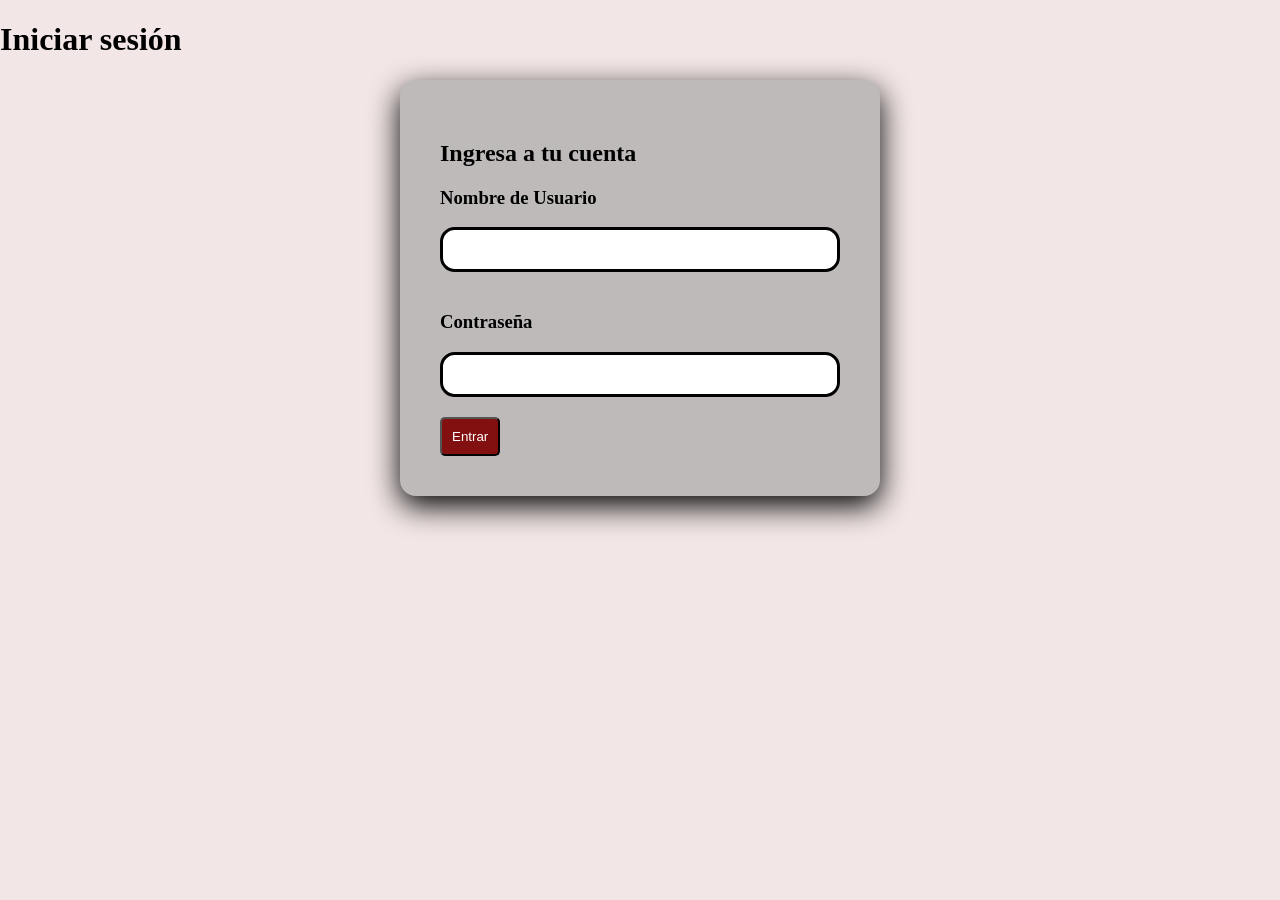
<file: iniciar sesion.html>
<!DOCTYPE html>
<html lang="es">
<head>
    <meta charset="UTF-8">
    <title>Página de Acceso</title>
    <link rel="stylesheet" href="css/style.css">
    <!-- Google tag (gtag.js) -->
<script async src="https://www.googletagmanager.com/gtag/js?id=G-QDWHKVQZXZ"></script>
<script>
  window.dataLayer = window.dataLayer || [];
  function gtag(){dataLayer.push(arguments);}
  gtag('js', new Date());

  gtag('config', 'G-QDWHKVQZXZ');
</script>
</head>
<body>
  <header.iniciarsesion>
    <h1>Iniciar sesión</h1>
  </header.iniciarsesion>

  <main class="iniciar sesion">
        <h2>Ingresa a tu cuenta</h2>
        
        <div class="input">
            <h3>Nombre de Usuario</h3>
            <input type="text" id="usuario" name="usuario">
        </div>

        <div class="input">
            <h3>Contraseña</h3>
            <input type="password" id="pass" name="pass">
        </div>
        <a href="index2.html" class="boton">
    <button type="button" class="boton">
       <h8>Entrar</h8>
    </button>
</a>
        
</main>
</body>
</file>
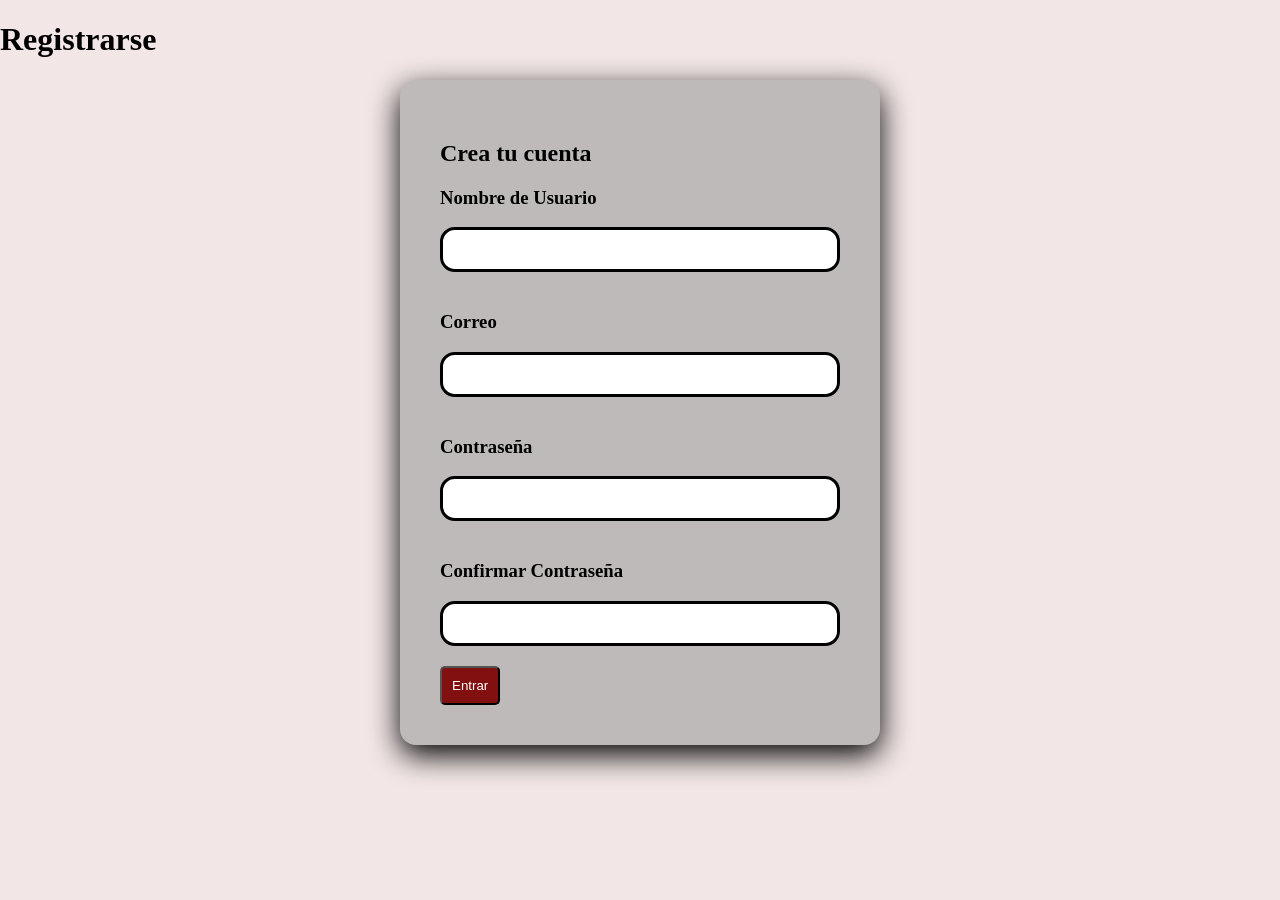
<file: registrarse.html>
<!DOCTYPE html>
<html lang="es">
<head>
    <meta charset="UTF-8">
    <title>Página de Acceso</title>
    <link rel="stylesheet" href="css/style.css">
    <!-- Google tag (gtag.js) -->
<script async src="https://www.googletagmanager.com/gtag/js?id=G-QDWHKVQZXZ"></script>
<script>
  window.dataLayer = window.dataLayer || [];
  function gtag(){dataLayer.push(arguments);}
  gtag('js', new Date());

  gtag('config', 'G-QDWHKVQZXZ');
</script>
</head>
<body>
  <header.iniciarsesion>
    <h1>Registrarse</h1>
  </header.iniciarsesion>

  <main class="iniciar sesion">
        <h2>Crea tu cuenta</h2>
        
        <div class="input">
            <h3>Nombre de Usuario</h3>
            <input type="text" id="usuario" name="usuario">
        </div>

        <div class="input">
            <h3>Correo</h3>
            <input type="password" id="pass" name="pass">
        </div>
        <div class="input">
            <h3>Contraseña</h3>
            <input type="text" id="usuario" name="usuario">
        </div>
        <div class="input">
            <h3>Confirmar Contraseña</h3>
            <input type="text" id="usuario" name="usuario">
        </div>
        <a href="index2.html" class="boton">
    <button type="button" class="boton">
       <h8>Entrar</h8>
    </button>
</a>
        
</main>
</body>
</file>
<file: css/style.css>
nav {
    display: flex;
    gap: 20px; /* Esto separa los dos botones */
    align-items: center;
}

header {
    background-color:#701111;
    display: flex;
    justify-content: space-between;
    align-items: center;
    padding: 10px 30px;
}
nav a{
    background: rgba(255, 255, 255, 0.1);
    color: rgb(0, 0, 0) ;
    padding: 10px 20px;
    border-radius: 30px; 
    text-decoration: none;
}
main {
    max-width: 900px;
    padding: 20px;
}

main h1 {
    text-align: center;
}

.card {
    background: rgb(231, 227, 227);
    border-radius: 12px;
    padding: 20px;
    margin-bottom: 40px;
    box-shadow: 0 4px 15px;
    align-items: center;
}
.title {
    background-color: #b9b4b4; 
    color: #353535;              
    padding: 10px;                               
    border: 2px solid #000;    
    border-radius: 8px 8px 8px 8px; 
    font-size: 1.2rem;   
    width: 30%;  
    text-align: center; 
    
}


img  {
    width: 100%;      
    max-width: 250px;   
    height: 300px;      
    object-fit: cover;  
    box-shadow: 0 3px 8px ;

}




input {
    padding: 12px;
    margin-bottom: 20px;
    border: 2px solid #000000;
    border-radius: 5px;
    
}



button.boton {
    padding: 10px;
    border-radius: 5px;
    background-color: rgb(131, 16, 16);
    color:white;
}

button.botonregistro {
    padding: 10px;
    border-radius: 5px;
    background-color: rgb(131, 16, 16);
    color: white;
}
main.iniciar.sesion {
    background-color: rgb(190, 186, 186);
    padding: 2.5rem;
    border-radius: 16px;
    box-shadow: 0 10px 30px;
    width: 100%;
  
}

header.iniciarsesion {
    background-color: #c5b0b0; 
    color: black;              
    padding: 10px;                               
    border: 2px solid #000;    
    border-radius: 8px 8px 8px 8px; 
    font-size: 1.2rem;   
    width: 30%;  
    text-align: center;
}

body {
    background-color: #f2e6e6; 
    margin: 0;
    padding: 0;
    
}

input[type="text"],
input[type="password"] {
    width: 100%;
    padding: 12px;
    margin-bottom: 20px;
    border: 3px solid #000000;
    border-radius: 2ch;
    box-sizing: border-box; 
}



main.iniciar.sesion {
    width: 100%;
    max-width: 400px;      
    margin: 0 auto;

}
 
.registro {
    padding: 17px;
    border-radius: 20px;
    background-color: rgb(228, 171, 171);
    color:rgb(0, 0, 0);

}
</file>
